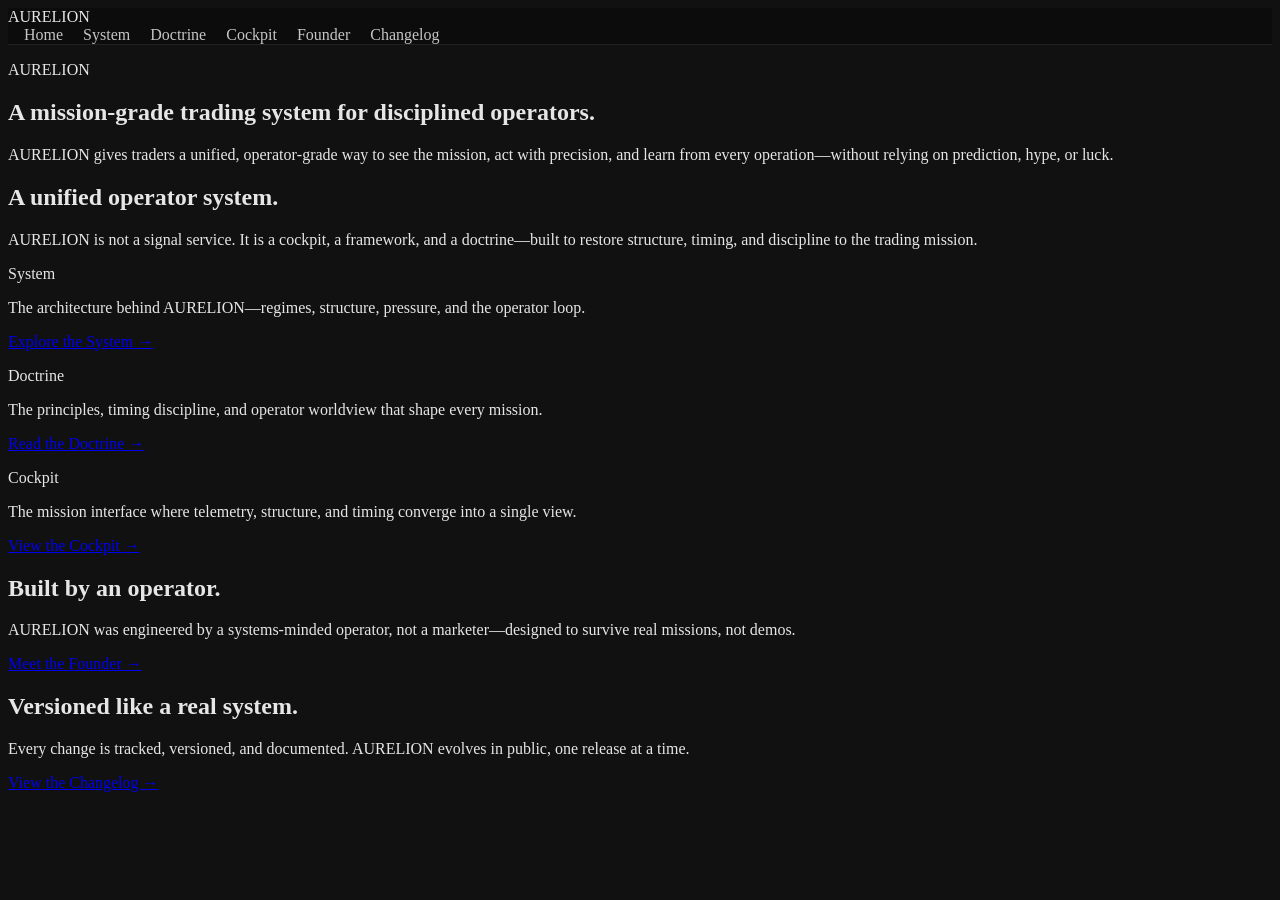
<file: index.html>
<!DOCTYPE html>
<html lang="en">
<head>
    <meta charset="UTF-8">
    <meta name="viewport" content="width=device-width, initial-scale=1.0">
    <title>AURELION — Operator System</title>
    <link rel="stylesheet" href="assets/css/theme.css">
</head>

<body>

<header class="nav">
  <div class="logo">AURELION</div>
  <nav>
    <a href="/">Home</a>
    <a href="/system/">System</a>
    <a href="/doctrine/">Doctrine</a>
    <a href="/cockpit/">Cockpit</a>
    <a href="/founder/">Founder</a>
    <a href="/changelog/">Changelog</a>
  </nav>
</header>

<main>
  <!-- HERO -->
  <section class="section system-hero-block">
    <div class="system-hero-content">
      <p class="eyebrow">AURELION</p>
      <h1 class="h1">A mission‑grade trading system for disciplined operators.</h1>
      <p class="lead">
        AURELION gives traders a unified, operator‑grade way to see the mission, act with precision, and learn from
        every operation—without relying on prediction, hype, or luck.
      </p>
    </div>
  </section>

  <!-- THREE PILLARS -->
  <section class="section max-width">
    <div class="desktop-only">
      <h2 class="h2">A unified operator system.</h2>
      <p class="body">
        AURELION is not a signal service. It is a cockpit, a framework, and a doctrine—built to restore structure,
        timing, and discipline to the trading mission.
      </p>
    </div>

    <div class="grid-3">
      <div>
        <p class="eyebrow">System</p>
        <p class="body">
          The architecture behind AURELION—regimes, structure, pressure, and the operator loop.
        </p>
        <p class="body"><a href="/system/">Explore the System →</a></p>
      </div>
      <div>
        <p class="eyebrow">Doctrine</p>
        <p class="body">
          The principles, timing discipline, and operator worldview that shape every mission.
        </p>
        <p class="body"><a href="/doctrine/">Read the Doctrine →</a></p>
      </div>
      <div>
        <p class="eyebrow">Cockpit</p>
        <p class="body">
          The mission interface where telemetry, structure, and timing converge into a single view.
        </p>
        <p class="body"><a href="/cockpit/">View the Cockpit →</a></p>
      </div>
    </div>
  </section>

  <!-- FOUNDER + CHANGELOG TEASER -->
  <section class="section max-width">
    <div class="grid-2">
      <div>
        <h2 class="h2">Built by an operator.</h2>
        <p class="body">
          AURELION was engineered by a systems‑minded operator, not a marketer—designed to survive real missions, not
          demos.
        </p>
        <p class="body"><a href="/founder/">Meet the Founder →</a></p>
      </div>
      <div>
        <h2 class="h2">Versioned like a real system.</h2>
        <p class="body">
          Every change is tracked, versioned, and documented. AURELION evolves in public, one release at a time.
        </p>
        <p class="body"><a href="/changelog/">View the Changelog →</a></p>
      </div>
    </div>
  </section>
</main>

</body>
</html>
</file>
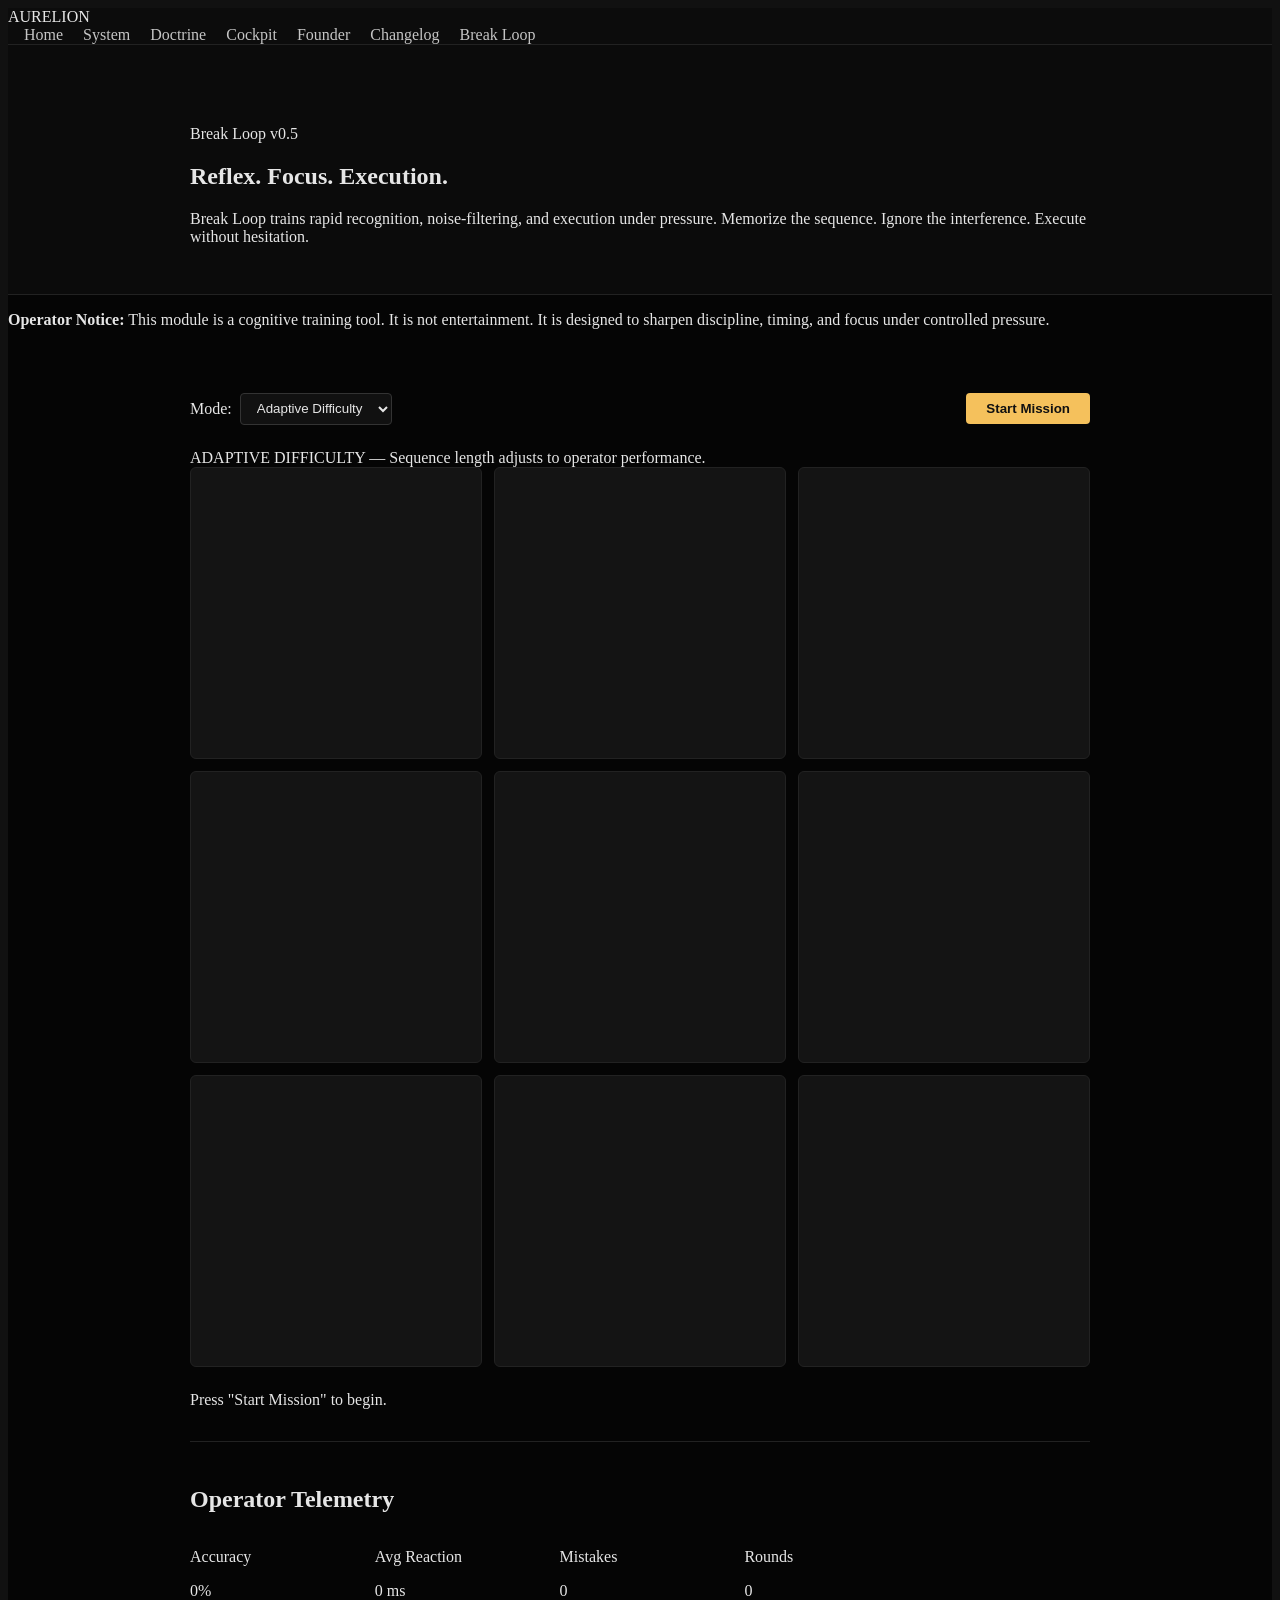
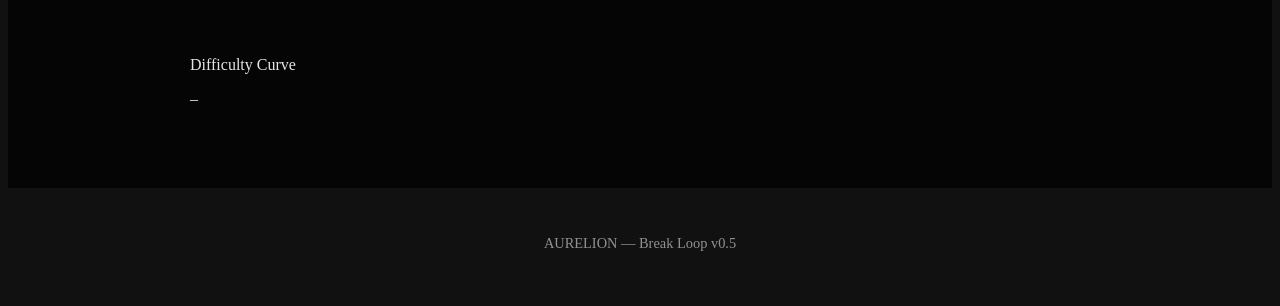
<file: break-loop/index.html>
<!DOCTYPE html>
<html lang="en">
<head>
  <meta charset="UTF-8" />
  <meta name="viewport" content="width=device-width, initial-scale=1.0" />
  <title>AURELION — Break Loop v0.5</title>
  <link rel="stylesheet" href="../assets/css/theme.css" />
  <link rel="stylesheet" href="styles.css" />
</head>
<body>
  <header class="nav">
    <div class="logo">AURELION</div>
    <nav>
      <a href="/">Home</a>
      <a href="/system/">System</a>
      <a href="/doctrine/">Doctrine</a>
      <a href="/cockpit/">Cockpit</a>
      <a href="/founder/">Founder</a>
      <a href="/changelog/">Changelog</a>
      <a href="/break-loop/">Break Loop</a>
    </nav>
  </header>

  <main class="bl-main">
    <section class="section bl-hero">
      <div class="bl-hero-content">
        <p class="eyebrow">Break Loop v0.5</p>
	<h1 class="h1">Reflex. Focus. Execution.</h1>
	<p class="lead">
	  Break Loop trains rapid recognition, noise‑filtering, and execution under pressure. Memorize the sequence. Ignore the
  	  interference. Execute without hesitation.
	</p>

      </div>
    </section>

<div class="operator-warning">
  <p class="body">
    <strong>Operator Notice:</strong> This module is a cognitive training tool. It is not entertainment. It is designed
    to sharpen discipline, timing, and focus under controlled pressure.
  </p>
</div>

    <section class="section bl-container">
      <div class="bl-top-bar">
        <div class="bl-mode-select">
          <label for="modeSelect" class="body">Mode:</label>
          <select id="modeSelect" class="bl-select">
            <option value="adaptive">Adaptive Difficulty</option>
            <option value="reverse">Reverse Order</option>
            <option value="interference">Interference</option>
            <option value="timepressure">Time Pressure</option>
          </select>
        </div>
        <button id="startBtn" class="bl-btn">Start Mission</button>
      </div>

      <div id="modeBanner" class="Observe the sequence. Filter the noise. Execute with precision.
	"></div>

      <div class="bl-grid" id="grid">
        <!-- 3x3 grid cells -->
        <div class="bl-cell" data-index="0"></div>
        <div class="bl-cell" data-index="1"></div>
        <div class="bl-cell" data-index="2"></div>
        <div class="bl-cell" data-index="3"></div>
        <div class="bl-cell" data-index="4"></div>
        <div class="bl-cell" data-index="5"></div>
        <div class="bl-cell" data-index="6"></div>
        <div class="bl-cell" data-index="7"></div>
        <div class="bl-cell" data-index="8"></div>
      </div>

      <div id="timeBarContainer" class="bl-timebar-container hidden">
        <div id="timeBar" class="bl-timebar"></div>
      </div>

      <div class="bl-status">
        <p class="body" id="statusText">Press "Start Mission" to begin.</p>
      </div>

      <div class="bl-telemetry">
        <h2 class="h2">Operator Telemetry</h2>
        <div class="bl-telemetry-grid">
          <div>
            <p class="eyebrow">Accuracy</p>
            <p class="body" id="telemetryAccuracy">0%</p>
          </div>
          <div>
            <p class="eyebrow">Avg Reaction</p>
            <p class="body" id="telemetryAvgReaction">0 ms</p>
          </div>
          <div>
            <p class="eyebrow">Mistakes</p>
            <p class="body" id="telemetryMistakes">0</p>
          </div>
          <div>
            <p class="eyebrow">Rounds</p>
            <p class="body" id="telemetryRounds">0</p>
          </div>
          <div class="bl-curve">
            <p class="eyebrow">Difficulty Curve</p>
            <p class="body" id="telemetryCurve">–</p>
          </div>
        </div>
      </div>
    </section>
  </main>

  <footer>
    <p>AURELION — Break Loop v0.5</p>
  </footer>

  <script src="game.js"></script>
</body>
</html>
</file>
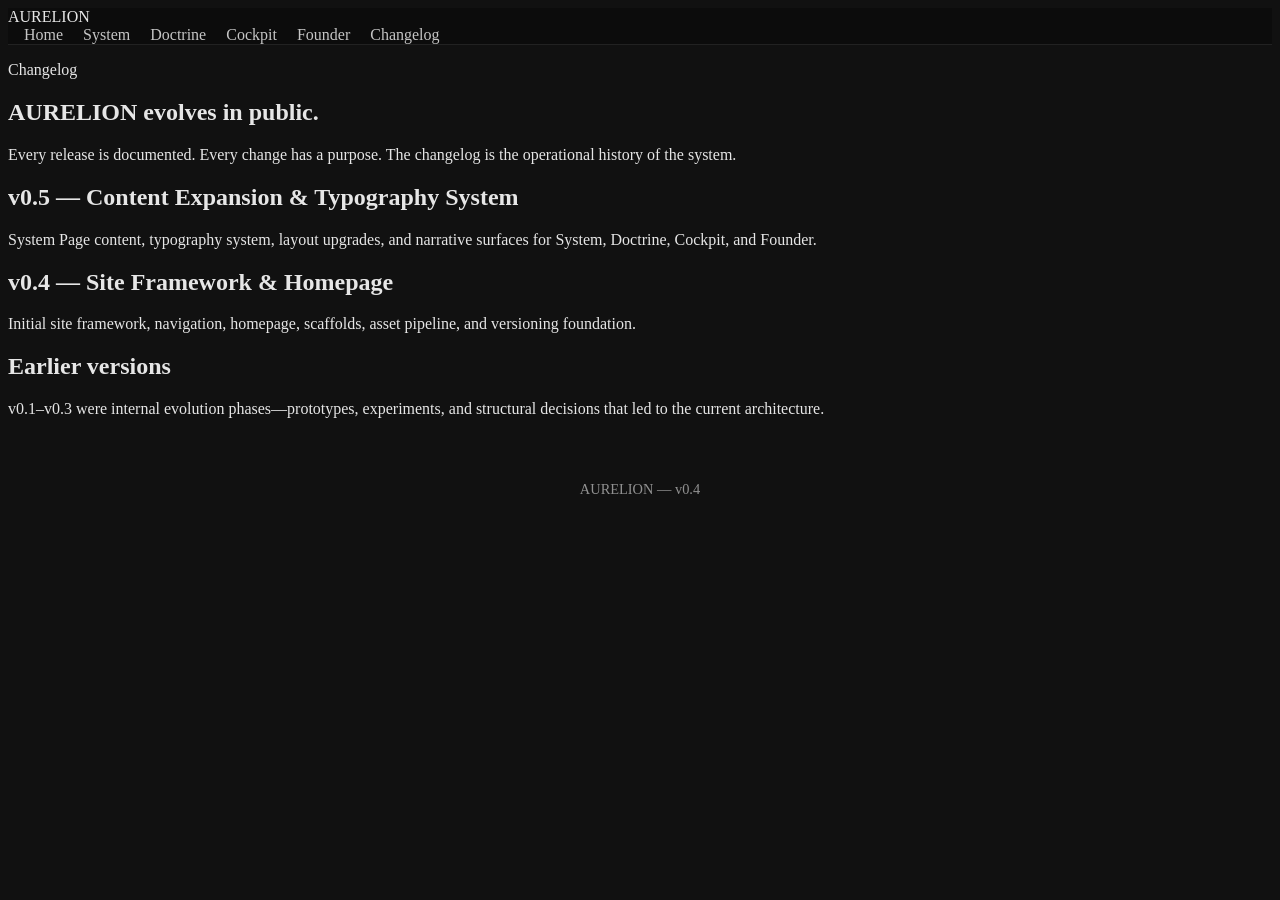
<file: changelog/index.html>
<!DOCTYPE html>
<html lang="en">
<head>
    <meta charset="UTF-8">
    <meta name="viewport" content="width=device-width, initial-scale=1.0">
    <title>AURELION — [PAGE NAME]</title>
    <link rel="stylesheet" href="../assets/css/theme.css">
</head>

<body>

    <header class="nav">
        <div class="logo">AURELION</div>
        <nav>
            <a href="/">Home</a>
            <a href="/system/">System</a>
            <a href="/doctrine/">Doctrine</a>
            <a href="/cockpit/">Cockpit</a>
            <a href="/founder/">Founder</a>
            <a href="/changelog/">Changelog</a>
        </nav>
    </header>

<section class="section system-hero-block">
  <div class="system-hero-content">
    <p class="eyebrow">Changelog</p>
    <h1 class="h1">AURELION evolves in public.</h1>
    <p class="lead">
      Every release is documented. Every change has a purpose. The changelog is the operational history of the system.
    </p>
  </div>
</section>

<section class="section max-width">
  <h2 class="h2">v0.5 — Content Expansion &amp; Typography System</h2>
  <p class="body">
    System Page content, typography system, layout upgrades, and narrative surfaces for System, Doctrine, Cockpit, and
    Founder.
  </p>
</section>

<section class="section max-width">
  <h2 class="h2">v0.4 — Site Framework &amp; Homepage</h2>
  <p class="body">
    Initial site framework, navigation, homepage, scaffolds, asset pipeline, and versioning foundation.
  </p>
</section>

<section class="section max-width">
  <h2 class="h2">Earlier versions</h2>
  <p class="body">
    v0.1–v0.3 were internal evolution phases—prototypes, experiments, and structural decisions that led to the current
    architecture.
  </p>
</section>

    <footer>
        <p>AURELION — v0.4</p>
    </footer>

</body>
</html>
</file>
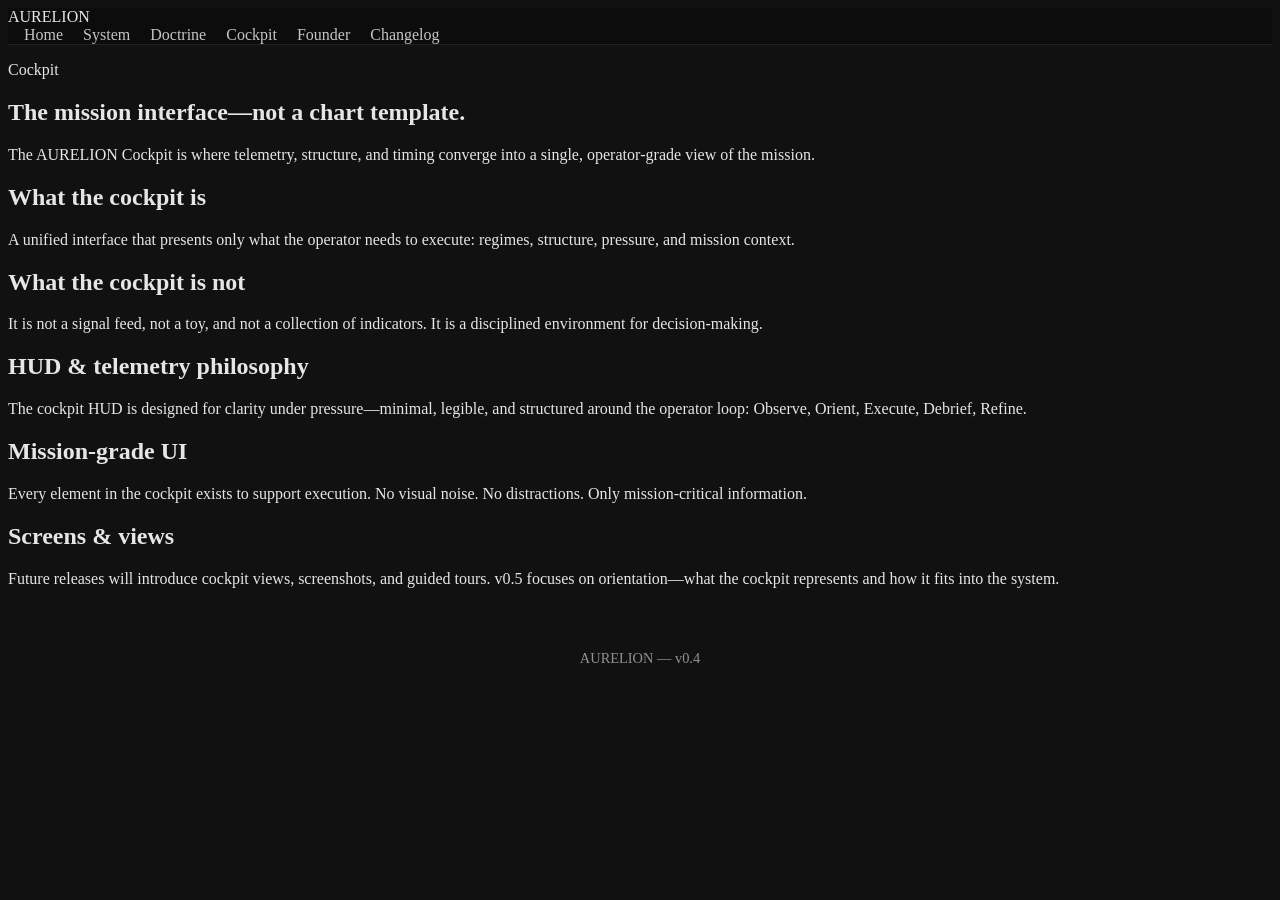
<file: cockpit/index.html>
<!DOCTYPE html>
<html lang="en">
<head>
    <meta charset="UTF-8">
    <meta name="viewport" content="width=device-width, initial-scale=1.0">
    <title>AURELION — [PAGE NAME]</title>
    <link rel="stylesheet" href="../assets/css/theme.css">
</head>

<body>

    <header class="nav">
        <div class="logo">AURELION</div>
        <nav>
            <a href="/">Home</a>
            <a href="/system/">System</a>
            <a href="/doctrine/">Doctrine</a>
            <a href="/cockpit/">Cockpit</a>
            <a href="/founder/">Founder</a>
            <a href="/changelog/">Changelog</a>
        </nav>
    </header>

<section class="section system-hero-block">
  <div class="system-hero-content">
    <p class="eyebrow">Cockpit</p>
    <h1 class="h1">The mission interface—not a chart template.</h1>
    <p class="lead">
      The AURELION Cockpit is where telemetry, structure, and timing converge into a single, operator‑grade view of the
      mission.
    </p>
  </div>
</section>

<section class="section max-width">
  <h2 class="h2">What the cockpit is</h2>
  <p class="body">
    A unified interface that presents only what the operator needs to execute: regimes, structure, pressure, and
    mission context.
  </p>
</section>

<section class="section max-width">
  <h2 class="h2">What the cockpit is not</h2>
  <p class="body">
    It is not a signal feed, not a toy, and not a collection of indicators. It is a disciplined environment for
    decision‑making.
  </p>
</section>

<section class="section max-width">
  <h2 class="h2">HUD &amp; telemetry philosophy</h2>
  <p class="body">
    The cockpit HUD is designed for clarity under pressure—minimal, legible, and structured around the operator loop:
    Observe, Orient, Execute, Debrief, Refine.
  </p>
</section>

<section class="section max-width">
  <h2 class="h2">Mission‑grade UI</h2>
  <p class="body">
    Every element in the cockpit exists to support execution. No visual noise. No distractions. Only mission‑critical
    information.
  </p>
</section>

<section class="section max-width">
  <h2 class="h2">Screens &amp; views</h2>
  <p class="body">
    Future releases will introduce cockpit views, screenshots, and guided tours. v0.5 focuses on orientation—what the
    cockpit represents and how it fits into the system.
  </p>
</section>

    <footer>
        <p>AURELION — v0.4</p>
    </footer>

</body>
</html>
</file>
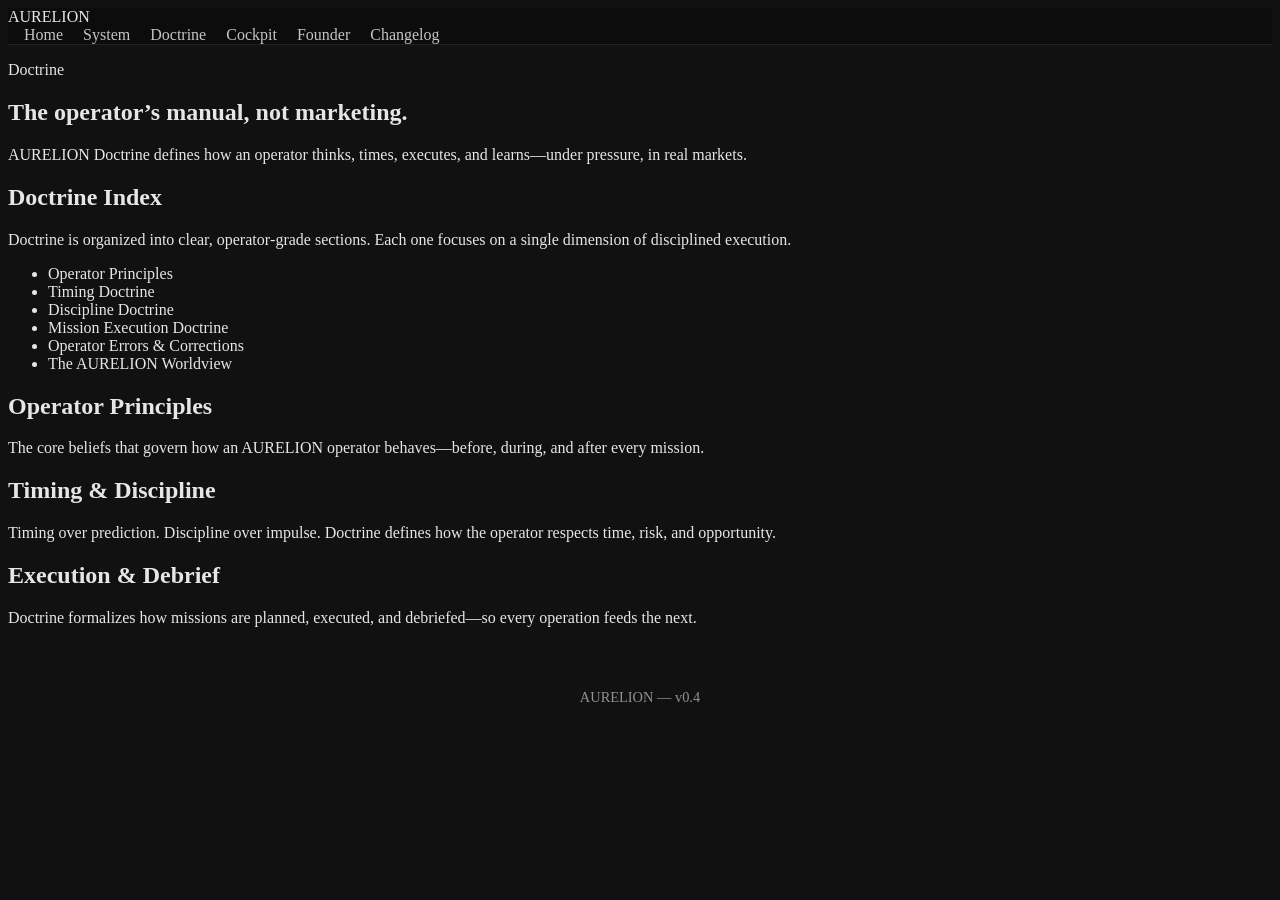
<file: doctrine/index.html>
<!DOCTYPE html>
<html lang="en">
<head>
    <meta charset="UTF-8">
    <meta name="viewport" content="width=device-width, initial-scale=1.0">
    <title>AURELION — [PAGE NAME]</title>
    <link rel="stylesheet" href="../assets/css/theme.css">
</head>

<body>

    <header class="nav">
        <div class="logo">AURELION</div>
        <nav>
            <a href="/">Home</a>
            <a href="/system/">System</a>
            <a href="/doctrine/">Doctrine</a>
            <a href="/cockpit/">Cockpit</a>
            <a href="/founder/">Founder</a>
            <a href="/changelog/">Changelog</a>
        </nav>
    </header>

<section class="section system-hero-block">
  <div class="system-hero-content">
    <p class="eyebrow">Doctrine</p>
    <h1 class="h1">The operator’s manual, not marketing.</h1>
    <p class="lead">
      AURELION Doctrine defines how an operator thinks, times, executes, and learns—under pressure, in real markets.
    </p>
  </div>
</section>

<section class="section max-width">
  <h2 class="h2">Doctrine Index</h2>
  <p class="body">
    Doctrine is organized into clear, operator‑grade sections. Each one focuses on a single dimension of disciplined
    execution.
  </p>
  <ul class="bullet-list">
    <li>Operator Principles</li>
    <li>Timing Doctrine</li>
    <li>Discipline Doctrine</li>
    <li>Mission Execution Doctrine</li>
    <li>Operator Errors &amp; Corrections</li>
    <li>The AURELION Worldview</li>
  </ul>
</section>

<section class="section max-width">
  <h2 class="h2">Operator Principles</h2>
  <p class="body">
    The core beliefs that govern how an AURELION operator behaves—before, during, and after every mission.
  </p>
</section>

<section class="section max-width">
  <h2 class="h2">Timing &amp; Discipline</h2>
  <p class="body">
    Timing over prediction. Discipline over impulse. Doctrine defines how the operator respects time, risk, and
    opportunity.
  </p>
</section>

<section class="section max-width">
  <h2 class="h2">Execution &amp; Debrief</h2>
  <p class="body">
    Doctrine formalizes how missions are planned, executed, and debriefed—so every operation feeds the next.
  </p>
</section>


    <footer>
        <p>AURELION — v0.4</p>
    </footer>

</body>
</html>
</file>
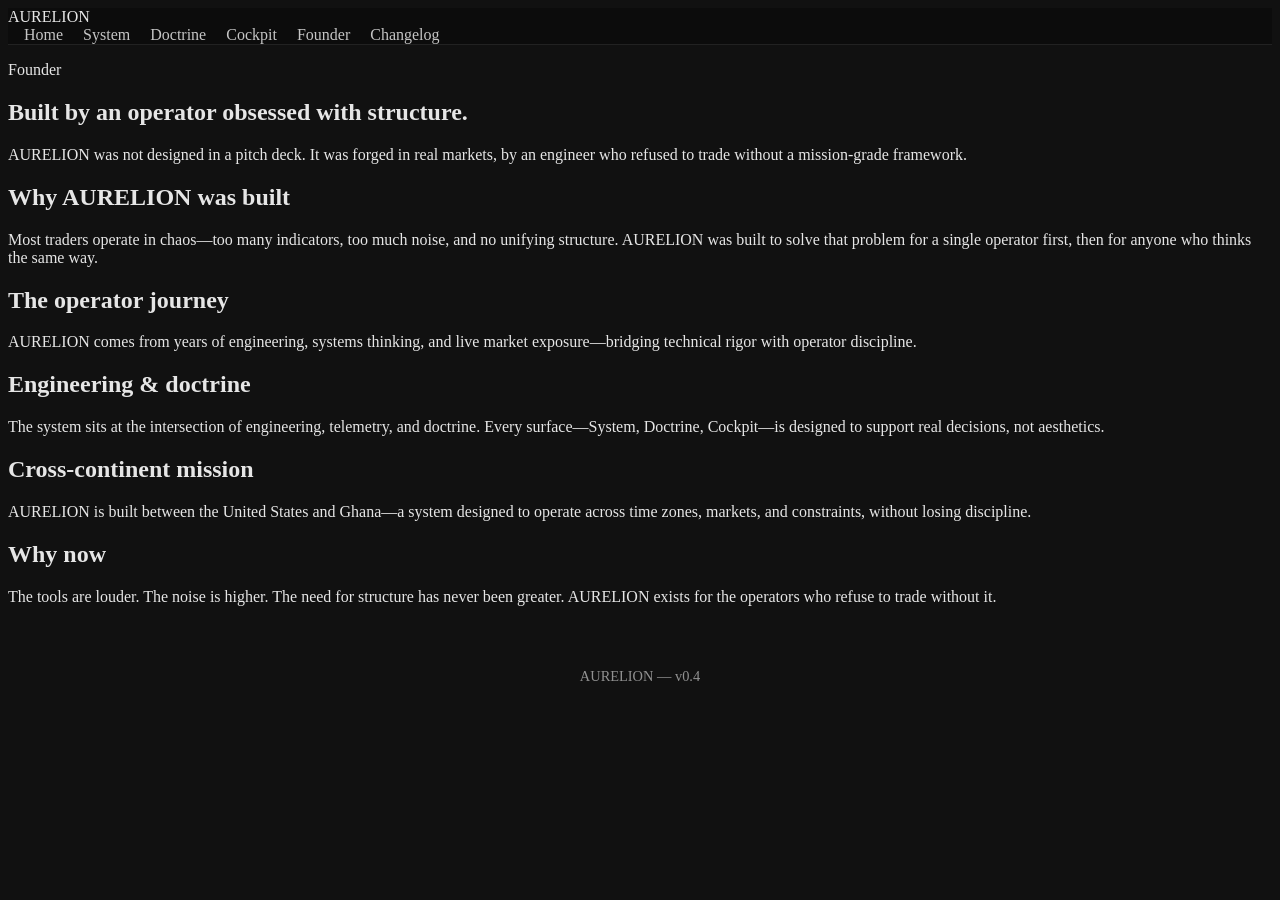
<file: founder/index.html>
<!DOCTYPE html>
<html lang="en">
<head>
    <meta charset="UTF-8">
    <meta name="viewport" content="width=device-width, initial-scale=1.0">
    <title>AURELION — [PAGE NAME]</title>
    <link rel="stylesheet" href="../assets/css/theme.css">
</head>

<body>

    <header class="nav">
        <div class="logo">AURELION</div>
        <nav>
            <a href="/">Home</a>
            <a href="/system/">System</a>
            <a href="/doctrine/">Doctrine</a>
            <a href="/cockpit/">Cockpit</a>
            <a href="/founder/">Founder</a>
            <a href="/changelog/">Changelog</a>
        </nav>
    </header>

<section class="section system-hero-block">
  <div class="system-hero-content">
    <p class="eyebrow">Founder</p>
    <h1 class="h1">Built by an operator obsessed with structure.</h1>
    <p class="lead">
      AURELION was not designed in a pitch deck. It was forged in real markets, by an engineer who refused to trade
      without a mission‑grade framework.
    </p>
  </div>
</section>

<section class="section max-width">
  <h2 class="h2">Why AURELION was built</h2>
  <p class="body">
    Most traders operate in chaos—too many indicators, too much noise, and no unifying structure. AURELION was built to
    solve that problem for a single operator first, then for anyone who thinks the same way.
  </p>
</section>

<section class="section max-width">
  <h2 class="h2">The operator journey</h2>
  <p class="body">
    AURELION comes from years of engineering, systems thinking, and live market exposure—bridging technical rigor with
    operator discipline.
  </p>
</section>

<section class="section max-width">
  <h2 class="h2">Engineering &amp; doctrine</h2>
  <p class="body">
    The system sits at the intersection of engineering, telemetry, and doctrine. Every surface—System, Doctrine,
    Cockpit—is designed to support real decisions, not aesthetics.
  </p>
</section>

<section class="section max-width">
  <h2 class="h2">Cross‑continent mission</h2>
  <p class="body">
    AURELION is built between the United States and Ghana—a system designed to operate across time zones, markets, and
    constraints, without losing discipline.
  </p>
</section>

<section class="section max-width">
  <h2 class="h2">Why now</h2>
  <p class="body">
    The tools are louder. The noise is higher. The need for structure has never been greater. AURELION exists for the
    operators who refuse to trade without it.
  </p>
</section>

    <footer>
        <p>AURELION — v0.4</p>
    </footer>

</body>
</html>
</file>
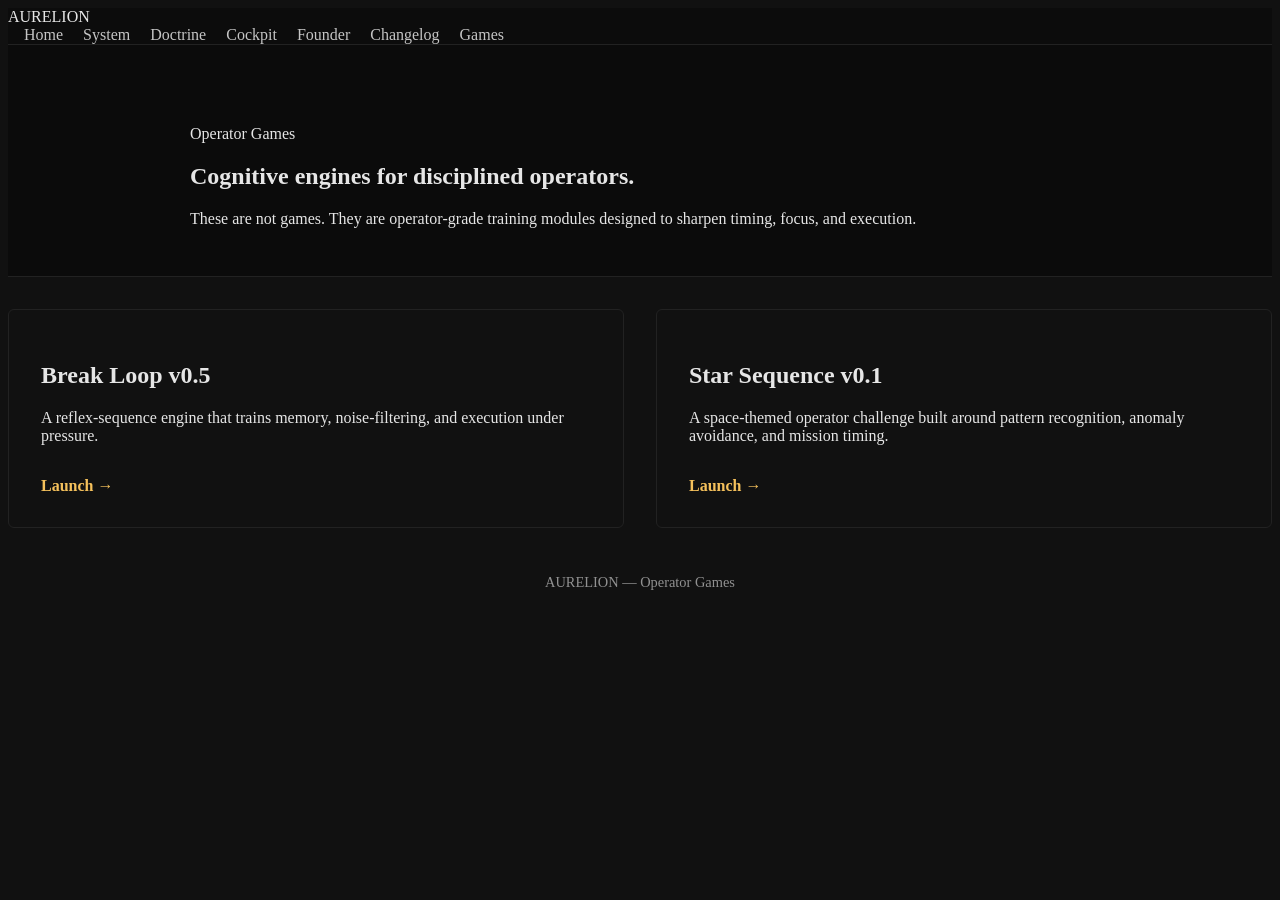
<file: games/index.html>
<!DOCTYPE html>
<html lang="en">
<head>
  <meta charset="UTF-8" />
  <meta name="viewport" content="width=device-width, initial-scale=1.0" />
  <title>AURELION — Operator Games</title>
  <link rel="stylesheet" href="../assets/css/theme.css" />
  <link rel="stylesheet" href="styles.css" />
</head>

<body>

<header class="nav">
  <div class="logo">AURELION</div>
  <nav>
    <a href="/">Home</a>
    <a href="/system/">System</a>
    <a href="/doctrine/">Doctrine</a>
    <a href="/cockpit/">Cockpit</a>
    <a href="/founder/">Founder</a>
    <a href="/changelog/">Changelog</a>
    <a href="/games/">Games</a>
  </nav>
</header>

<section class="section games-hero">
  <div class="games-hero-content">
    <p class="eyebrow">Operator Games</p>
    <h1 class="h1">Cognitive engines for disciplined operators.</h1>
    <p class="lead">
      These are not games. They are operator‑grade training modules designed to sharpen timing, focus, and execution.
    </p>
  </div>
</section>

<section class="section max-width">
  <div class="games-grid">
    <div class="game-card">
      <h2 class="h2">Break Loop v0.5</h2>
      <p class="body">
        A reflex‑sequence engine that trains memory, noise‑filtering, and execution under pressure.
      </p>
      <a class="game-link" href="/break-loop/">Launch →</a>
    </div>

    <div class="game-card">
      <h2 class="h2">Star Sequence v0.1</h2>
      <p class="body">
        A space‑themed operator challenge built around pattern recognition, anomaly avoidance, and mission timing.
      </p>
      <a class="game-link" href="/star-sequence/">Launch →</a>
    </div>
  </div>
</section>

<footer>
  <p>AURELION — Operator Games</p>
</footer>

</body>
</html>
</file>
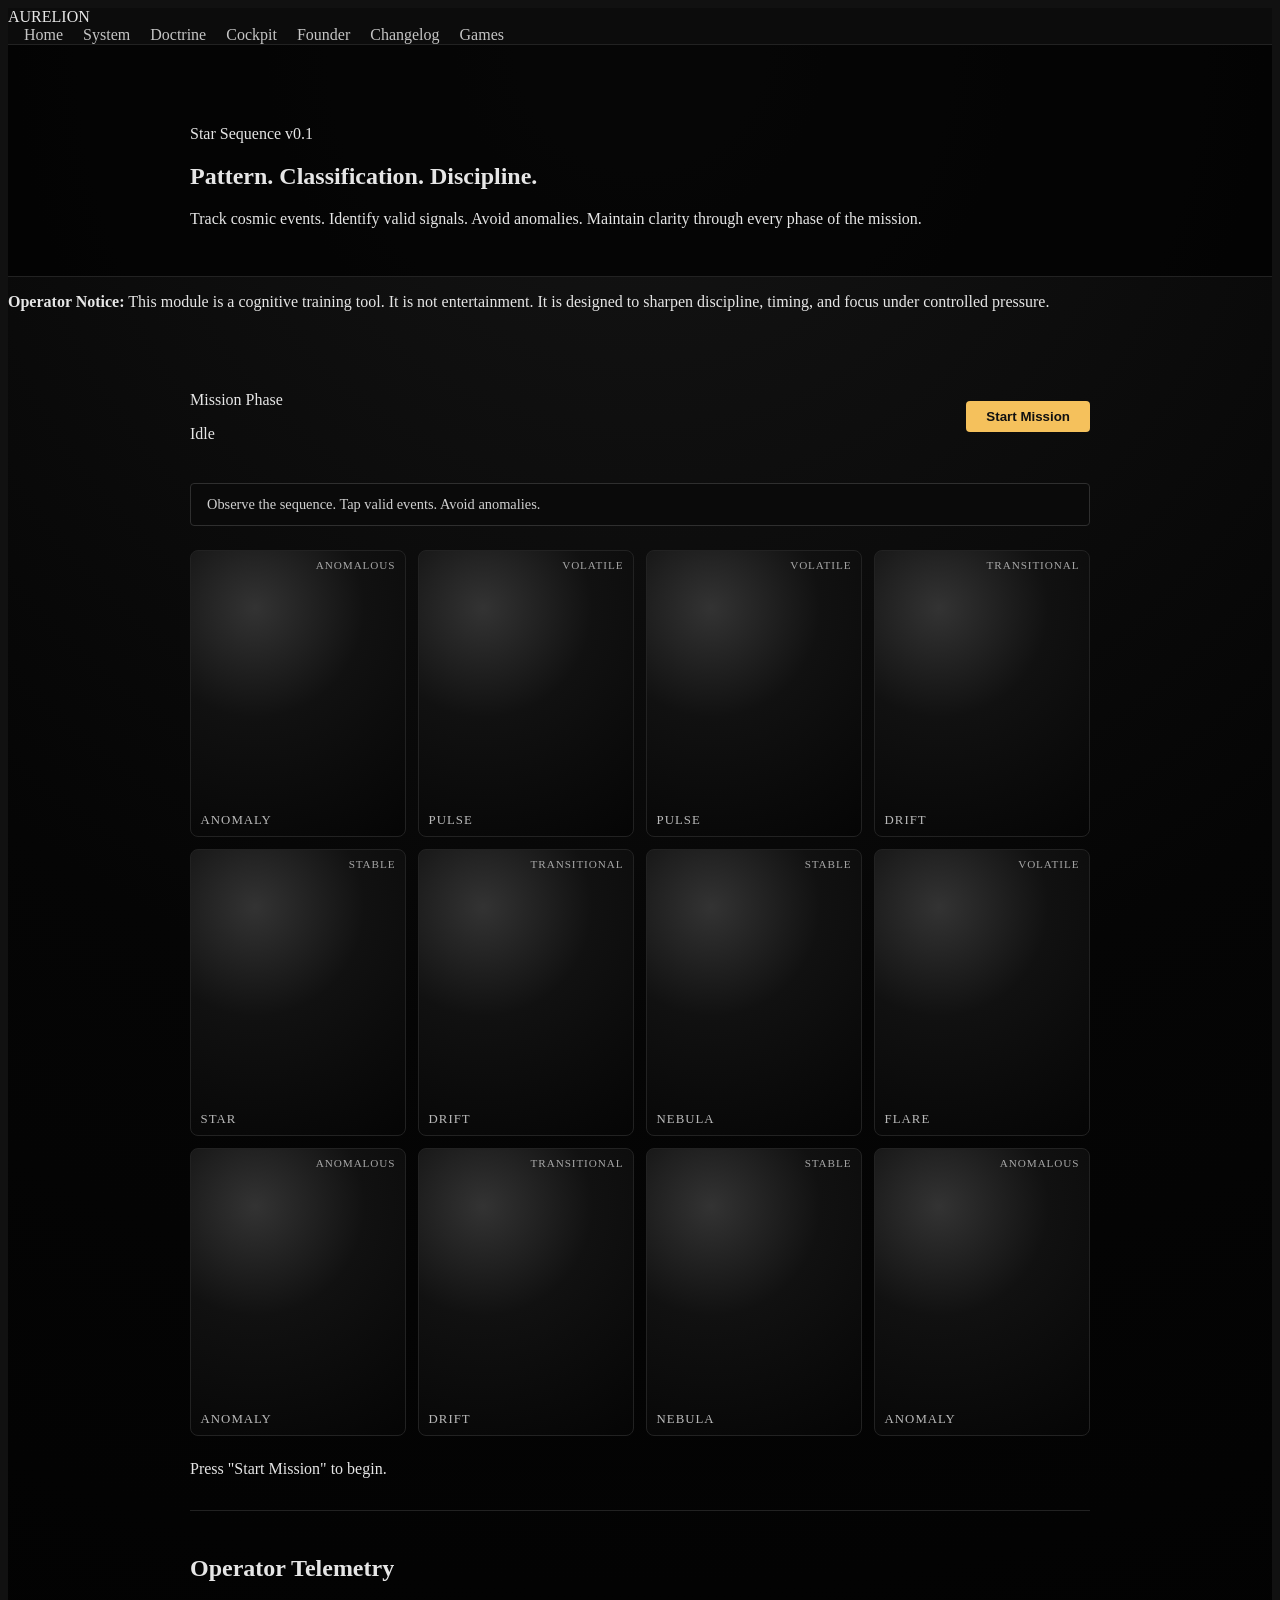
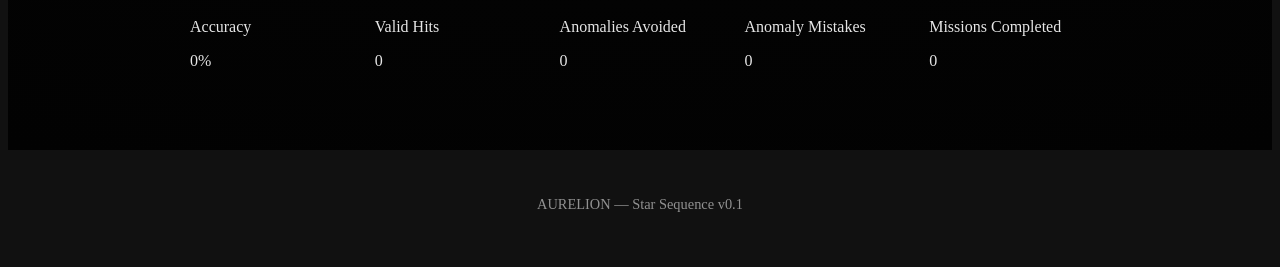
<file: star-sequence/index.html>
<!DOCTYPE html>
<html lang="en">
<head>
  <meta charset="UTF-8" />
  <meta name="viewport" content="width=device-width, initial-scale=1.0" />
  <title>AURELION — Star Sequence v0.1</title>
  <link rel="stylesheet" href="../assets/css/theme.css" />
  <link rel="stylesheet" href="styles.css" />
</head>
<body>
  <header class="nav">
    <div class="logo">AURELION</div>
    <nav>
      <a href="/">Home</a>
      <a href="/system/">System</a>
      <a href="/doctrine/">Doctrine</a>
      <a href="/cockpit/">Cockpit</a>
      <a href="/founder/">Founder</a>
      <a href="/changelog/">Changelog</a>
      <a href="/games/">Games</a>
    </nav>
  </header>

  <main class="ss-main">
    <section class="section ss-hero">
      <div class="ss-hero-content">
        <p class="eyebrow">Star Sequence v0.1</p>
	<h1 class="h1">Pattern. Classification. Discipline.</h1>
	<p class="lead">
  	  Track cosmic events. Identify valid signals. Avoid anomalies. Maintain clarity through every phase of the mission.
	</p>
      </div>
    </section>

<div class="operator-warning">
  <p class="body">
    <strong>Operator Notice:</strong> This module is a cognitive training tool. It is not entertainment. It is designed
    to sharpen discipline, timing, and focus under controlled pressure.
  </p>
</div>

    <section class="section ss-container">
      <div class="ss-top-bar">
        <div class="ss-phase">
          <p class="eyebrow">Mission Phase</p>
          <p class="body" id="phaseLabel">Idle</p>
        </div>
        <button id="startBtn" class="ss-btn">Start Mission</button>
      </div>

      <div id="modeBanner" class="ss-banner">
        Observe the sequence. Tap valid events. Avoid anomalies.
      </div>

      <div class="ss-grid" id="cardGrid">
        <!-- 3x4 grid of cards -->
      </div>

      <div class="ss-status">
        <p class="body" id="statusText">Press "Start Mission" to begin.</p>
      </div>

      <div class="ss-telemetry">
        <h2 class="h2">Operator Telemetry</h2>
        <div class="ss-telemetry-grid">
          <div>
            <p class="eyebrow">Accuracy</p>
            <p class="body" id="telemetryAccuracy">0%</p>
          </div>
          <div>
            <p class="eyebrow">Valid Hits</p>
            <p class="body" id="telemetryHits">0</p>
          </div>
          <div>
            <p class="eyebrow">Anomalies Avoided</p>
            <p class="body" id="telemetryAvoided">0</p>
          </div>
          <div>
            <p class="eyebrow">Anomaly Mistakes</p>
            <p class="body" id="telemetryAnomalyMistakes">0</p>
          </div>
          <div>
            <p class="eyebrow">Missions Completed</p>
            <p class="body" id="telemetryMissions">0</p>
          </div>
        </div>
      </div>
    </section>
  </main>

  <footer>
    <p>AURELION — Star Sequence v0.1</p>
  </footer>

  <script src="game.js"></script>
</body>
</html>
</file>
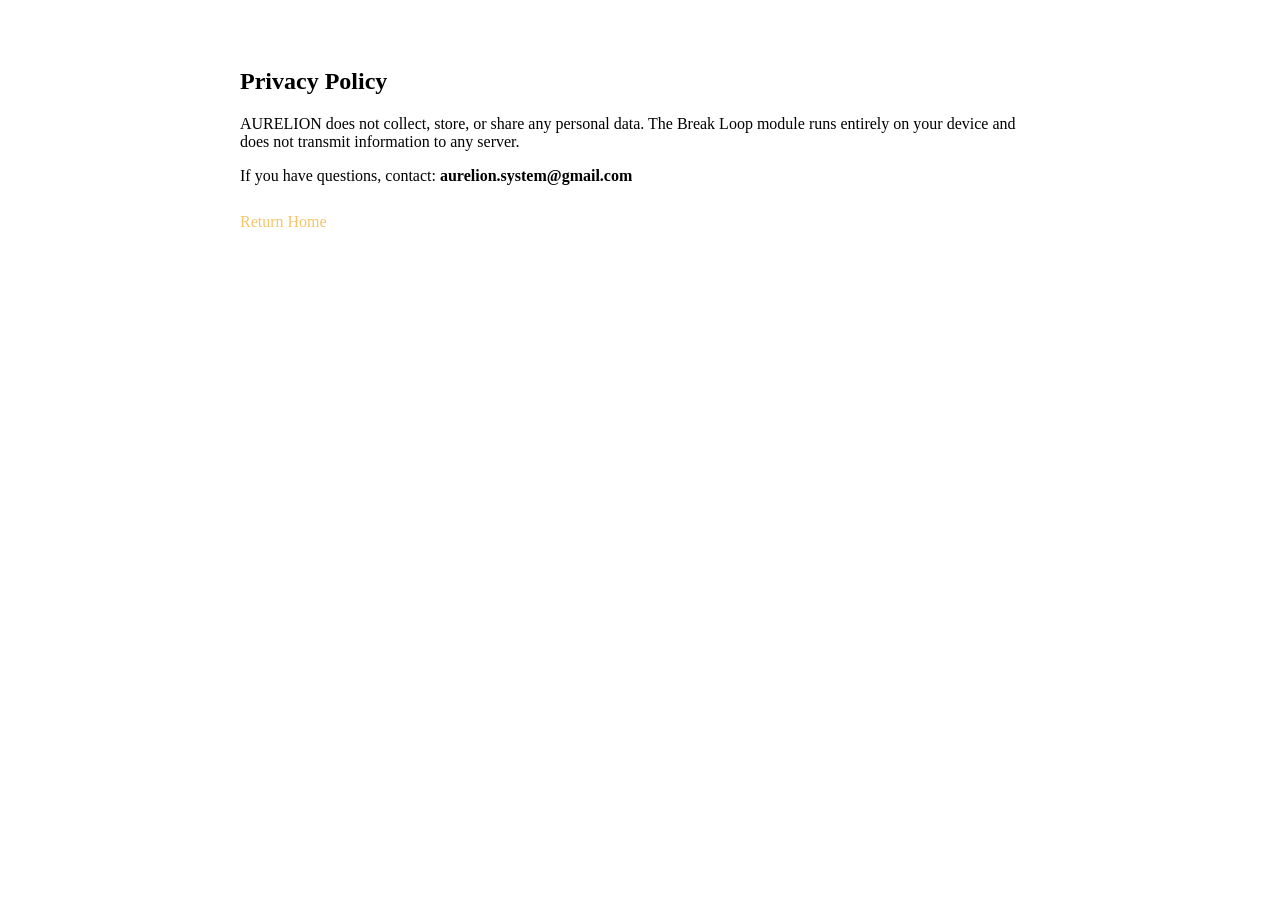
<file: privaccy.html>
<!DOCTYPE html>
<html lang="en">
<head>
    <meta charset="UTF-8">
    <meta name="viewport" content="width=device-width, initial-scale=1.0">
    <title>AURELION Privacy Policy</title>
    <link rel="stylesheet" href="assets/styles.css">
</head>

<body>

<section class="body-section">
    <h2>Privacy Policy</h2>

    <p>AURELION does not collect, store, or share any personal data.  
    The Break Loop module runs entirely on your device and does not transmit information to any server.</p>

    <p>If you have questions, contact:  
    <strong>aurelion.system@gmail.com</strong></p>

    <a href="index.html" class="secondary-button">Return Home</a>
</section>

</body>
</html>
</file>
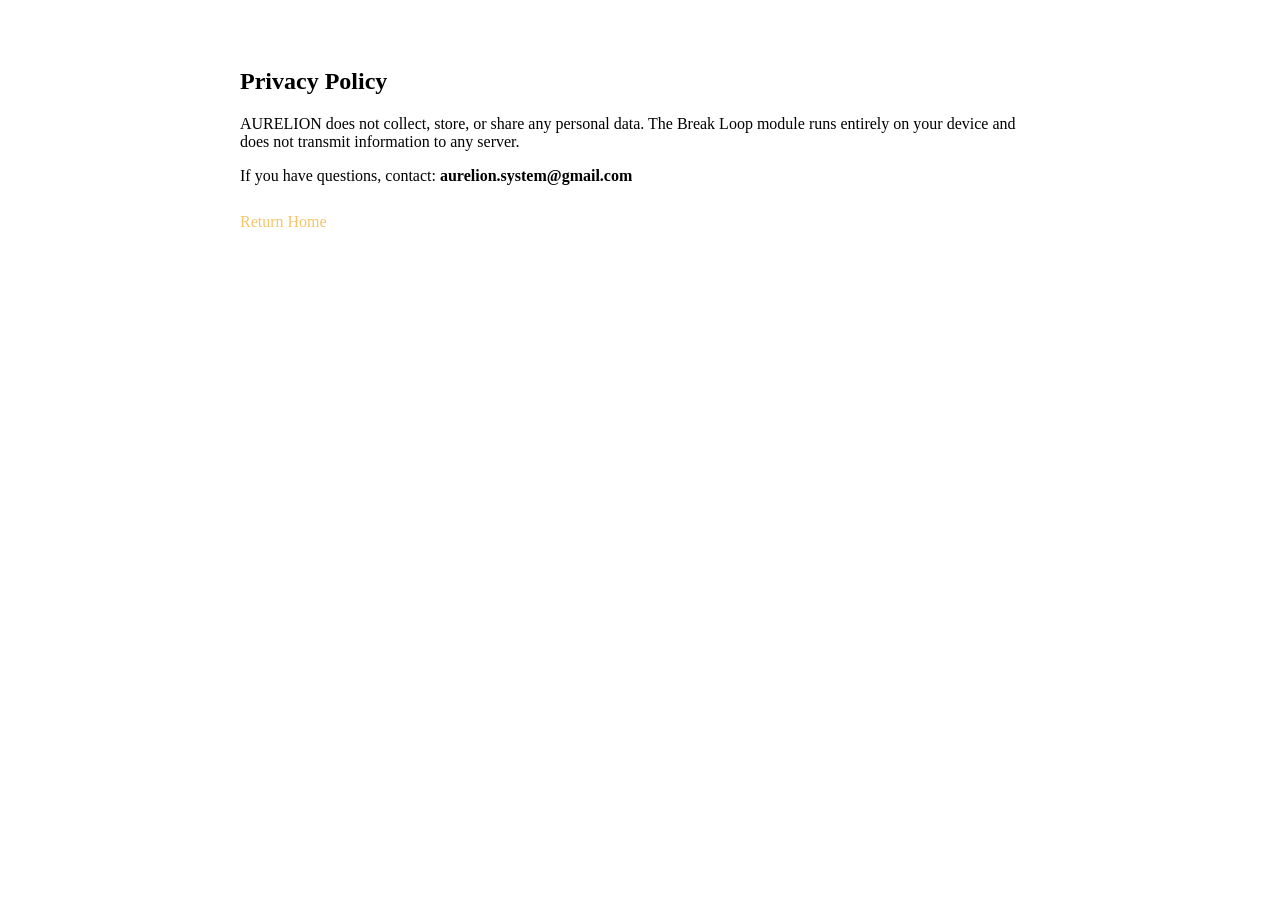
<file: privacy.html>
<!DOCTYPE html>
<html lang="en">
<head>
    <meta charset="UTF-8">
    <meta name="viewport" content="width=device-width, initial-scale=1.0">
    <title>AURELION Privacy Policy</title>
    <link rel="stylesheet" href="assets/styles.css">
</head>

<body>

<section class="body-section">
    <h2>Privacy Policy</h2>

    <p>AURELION does not collect, store, or share any personal data.  
    The Break Loop module runs entirely on your device and does not transmit information to any server.</p>

    <p>If you have questions, contact:  
    <strong>aurelion.system@gmail.com</strong></p>

    <a href="index.html" class="secondary-button">Return Home</a>
</section>

</body>
</html>
</file>
<file: assets/css/theme.css>
/* THEME TOKENS — AURELION v0.5 */

:root {
  --bg-dark: #111;
  --bg-darker: #0c0c0c;
  --bg-light: #d0d0d0;

  --text-light: #e6e6e6;
  --text-dim: #b5b5b5;

  --border-dark: #222;

  --accent: #f5c15c; /* subtle gold accent */
}

/* GLOBAL */
body {
  background: var(--bg-dark);
  color: var(--text-light);
  font-family: var(--font-sans);
}

/* NAV */
.nav {
  background: var(--bg-darker);
  border-bottom: 1px solid var(--border-dark);
}

.nav a {
  color: var(--text-light);
  text-decoration: none;
  margin-left: 1rem;
  opacity: 0.85;
}

.nav a:hover {
  opacity: 1;
}

/* FOOTER */
footer {
  padding: 2rem;
  text-align: center;
  opacity: 0.6;
  font-size: 0.9rem;
}
</file>
<file: break-loop/styles.css>
/* BREAK LOOP v0.5 — styles */

.bl-main {
  min-height: 100vh;
  background: #050505;
}

.bl-hero {
  padding: 4rem 1.5rem 2rem;
  background: #0b0b0b;
  border-bottom: 1px solid #222;
}

.bl-hero-content {
  max-width: 900px;
  margin: 0 auto;
}

.bl-container {
  max-width: 900px;
  margin: 0 auto;
  padding: 3rem 1.5rem 4rem;
}

.bl-top-bar {
  display: flex;
  justify-content: space-between;
  align-items: center;
  gap: 1rem;
  margin-bottom: 1.5rem;
  flex-wrap: wrap;
}

.bl-mode-select {
  display: flex;
  align-items: center;
  gap: 0.5rem;
}

.bl-select {
  background: #111;
  color: #e6e6e6;
  border: 1px solid #333;
  padding: 0.4rem 0.75rem;
  border-radius: 4px;
}

.bl-btn {
  background: #f5c15c;
  color: #111;
  border: none;
  padding: 0.5rem 1.25rem;
  border-radius: 4px;
  font-weight: 600;
  cursor: pointer;
}

.bl-btn:hover {
  filter: brightness(1.05);
}

.bl-banner {
  margin-bottom: 1rem;
  padding: 0.75rem 1rem;
  border-radius: 4px;
  border: 1px solid #444;
  background: #151515;
  font-size: 0.9rem;
  opacity: 0.9;
}

.hidden {
  display: none;
}

/* GRID */

.bl-grid {
  display: grid;
  grid-template-columns: repeat(3, minmax(0, 1fr));
  gap: 0.75rem;
  margin-bottom: 1.5rem;
}

.bl-cell {
  background: #141414;
  border-radius: 6px;
  border: 1px solid #222;
  aspect-ratio: 1 / 1;
  cursor: pointer;
  transition: background 0.12s ease, transform 0.08s ease, box-shadow 0.12s ease;
}

.bl-cell:hover {
  background: #181818;
}

.bl-cell.active {
  background: #f5c15c;
  box-shadow: 0 0 12px rgba(245, 193, 92, 0.6);
  transform: scale(1.03);
}

.bl-cell.wrong {
  background: #7b1f1f;
  box-shadow: 0 0 10px rgba(255, 0, 0, 0.4);
}

/* TIME BAR */

.bl-timebar-container {
  width: 100%;
  height: 6px;
  background: #1a1a1a;
  border-radius: 999px;
  overflow: hidden;
  margin-bottom: 1rem;
}

.bl-timebar {
  height: 100%;
  width: 100%;
  background: #f5c15c;
  transition: width 0.1s linear;
}

/* STATUS */

.bl-status {
  margin-bottom: 2rem;
}

/* TELEMETRY */

.bl-telemetry {
  border-top: 1px solid #222;
  padding-top: 1.5rem;
}

.bl-telemetry-grid {
  display: grid;
  grid-template-columns: repeat(5, minmax(0, 1fr));
  gap: 1.5rem;
}

.bl-curve {
  grid-column: span 2;
}

@media (max-width: 900px) {
  .bl-telemetry-grid {
    grid-template-columns: repeat(2, minmax(0, 1fr));
  }
  .bl-curve {
    grid-column: span 2;
  }
}

@media (max-width: 600px) {
  .bl-top-bar {
    flex-direction: column;
    align-items: flex-start;
  }
}
</file>
<file: games/styles.css>
.games-hero {
  padding: 4rem 1.5rem 2rem;
  background: #0b0b0b;
  border-bottom: 1px solid #222;
}

.games-hero-content {
  max-width: 900px;
  margin: 0 auto;
}

.games-grid {
  display: grid;
  grid-template-columns: repeat(2, minmax(0, 1fr));
  gap: 2rem;
  margin-top: 2rem;
}

.game-card {
  background: #111;
  border: 1px solid #222;
  padding: 2rem;
  border-radius: 6px;
  transition: background 0.2s ease, transform 0.15s ease;
}

.game-card:hover {
  background: #151515;
  transform: translateY(-3px);
}

.game-link {
  display: inline-block;
  margin-top: 1rem;
  color: #f5c15c;
  font-weight: 600;
  text-decoration: none;
}

@media (max-width: 768px) {
  .games-grid {
    grid-template-columns: 1fr;
  }
}

.operator-warning {
  background: #1a1a1a;
  border: 1px solid #333;
  padding: 1rem 1.25rem;
  border-radius: 6px;
  margin-bottom: 2rem;
  opacity: 0.9;
}
</file>
<file: star-sequence/styles.css>
/* STAR SEQUENCE v0.1 — styles */

.ss-main {
  min-height: 100vh;
  background: radial-gradient(circle at top, #151515 0, #050505 55%, #020202 100%);
}

.ss-hero {
  padding: 4rem 1.5rem 2rem;
  background: rgba(0, 0, 0, 0.7);
  border-bottom: 1px solid #222;
}

.ss-hero-content {
  max-width: 900px;
  margin: 0 auto;
}

.ss-container {
  max-width: 900px;
  margin: 0 auto;
  padding: 3rem 1.5rem 4rem;
}

.ss-top-bar {
  display: flex;
  justify-content: space-between;
  align-items: center;
  gap: 1rem;
  flex-wrap: wrap;
  margin-bottom: 1.5rem;
}

.ss-phase {
  min-width: 160px;
}

.ss-btn {
  background: #f5c15c;
  color: #111;
  border: none;
  padding: 0.5rem 1.25rem;
  border-radius: 4px;
  font-weight: 600;
  cursor: pointer;
}

.ss-btn:hover {
  filter: brightness(1.05);
}

.ss-banner {
  margin-bottom: 1.5rem;
  padding: 0.75rem 1rem;
  border-radius: 4px;
  border: 1px solid #333;
  background: rgba(10, 10, 10, 0.9);
  font-size: 0.9rem;
  opacity: 0.9;
}

/* GRID */

.ss-grid {
  display: grid;
  grid-template-columns: repeat(4, minmax(0, 1fr));
  gap: 0.75rem;
  margin-bottom: 1.5rem;
}

.ss-card {
  position: relative;
  background: radial-gradient(circle at 30% 20%, #333 0, #111 40%, #050505 100%);
  border-radius: 8px;
  border: 1px solid #222;
  aspect-ratio: 3 / 4;
  cursor: pointer;
  overflow: hidden;
  transition: transform 0.12s ease, box-shadow 0.12s ease, border-color 0.12s ease;
}

.ss-card:hover {
  transform: translateY(-2px);
  box-shadow: 0 0 12px rgba(255, 255, 255, 0.08);
}

.ss-card-label {
  position: absolute;
  bottom: 0.5rem;
  left: 0.6rem;
  font-size: 0.8rem;
  text-transform: uppercase;
  letter-spacing: 0.08em;
  opacity: 0.8;
}

.ss-card-type {
  position: absolute;
  top: 0.5rem;
  right: 0.6rem;
  font-size: 0.7rem;
  text-transform: uppercase;
  letter-spacing: 0.08em;
  opacity: 0.7;
}

/* STATES */

.ss-card.active {
  border-color: #f5c15c;
  box-shadow: 0 0 16px rgba(245, 193, 92, 0.7);
}

.ss-card.valid-hit {
  border-color: #4caf50;
  box-shadow: 0 0 14px rgba(76, 175, 80, 0.7);
}

.ss-card.mistake {
  border-color: #c62828;
  box-shadow: 0 0 14px rgba(198, 40, 40, 0.7);
}

/* STATUS */

.ss-status {
  margin-bottom: 2rem;
}

/* TELEMETRY */

.ss-telemetry {
  border-top: 1px solid #222;
  padding-top: 1.5rem;
}

.ss-telemetry-grid {
  display: grid;
  grid-template-columns: repeat(5, minmax(0, 1fr));
  gap: 1.5rem;
}

@media (max-width: 900px) {
  .ss-telemetry-grid {
    grid-template-columns: repeat(2, minmax(0, 1fr));
  }
}

@media (max-width: 700px) {
  .ss-grid {
    grid-template-columns: repeat(3, minmax(0, 1fr));
  }
}

@media (max-width: 600px) {
  .ss-top-bar {
    flex-direction: column;
    align-items: flex-start;
  }
}
</file>
<file: assets/styles.css>
<<<<<<< HEAD
/* GLOBAL */
body {
    margin: 0;
    font-family: 'Segoe UI', Inter, sans-serif;
    background: #f7f7f9;
    color: #1a1a1d;
}

/* HERO SECTION */
.hero {
    background: linear-gradient(180deg, #050608, #0d0f14);
    text-align: center;
    padding: 80px 20px;
    color: white;
}

.small-hero {
    padding: 40px 20px;
}

.hero-logo {
    width: 140px;
    margin-bottom: 20px;
}

.hero-logo.small {
    width: 90px;
}

.hero-title {
    font-size: 48px;
    letter-spacing: 2px;
    margin: 0;
}

.hero-title.small {
    font-size: 28px;
}

.hero-subtitle {
    font-size: 18px;
    opacity: 0.8;
}

.hero-subtitle.small {
    font-size: 14px;
}

/* BUTTONS */
.cta-button {
    display: inline-block;
    background: linear-gradient(90deg, #f5c46b, #e8a63b);
    padding: 14px 28px;
    color: black;
    font-weight: bold;
    border-radius: 6px;
    text-decoration: none;
    margin-top: 20px;
}

.secondary-button {
    display: inline-block;
    margin-top: 12px;
    color: #f5c46b;
    text-decoration: none;
}

/* BODY SECTION */
.body-section {
    padding: 40px 20px;
    max-width: 800px;
    margin: auto;
}

.philosophy-list {
    list-style: none;
    padding: 0;
    font-size: 18px;
}

/* GRID GAME */
.grid {
    display: grid;
    grid-template-columns: repeat(3, 100px);
    gap: 10px;
    justify-content: center;
    margin: 20px auto;
}

.grid div {
    width: 100px;
    height: 100px;
    background: #dcdcdc;
    border-radius: 6px;
    transition: 0.2s;
}

.grid div.active-green {
    background: #00c853;
}

.grid div.active-red {
    background: #d50000;
}

/* FOOTER */
footer {
    text-align: center;
    padding: 20px;
    font-size: 14px;
}
=======
/* GLOBAL */
body {
    margin: 0;
    font-family: 'Segoe UI', Inter, sans-serif;
    background: #f7f7f9;
    color: #1a1a1d;
}

/* HERO SECTION */
.hero {
    background: linear-gradient(180deg, #050608, #0d0f14);
    text-align: center;
    padding: 80px 20px;
    color: white;
}

.small-hero {
    padding: 40px 20px;
}

.hero-logo {
    width: 140px;
    margin-bottom: 20px;
}

.hero-logo.small {
    width: 90px;
}

.hero-title {
    font-size: 48px;
    letter-spacing: 2px;
    margin: 0;
}

.hero-title.small {
    font-size: 28px;
}

.hero-subtitle {
    font-size: 18px;
    opacity: 0.8;
}

.hero-subtitle.small {
    font-size: 14px;
}

/* BUTTONS */
.cta-button {
    display: inline-block;
    background: linear-gradient(90deg, #f5c46b, #e8a63b);
    padding: 14px 28px;
    color: black;
    font-weight: bold;
    border-radius: 6px;
    text-decoration: none;
    margin-top: 20px;
}

.secondary-button {
    display: inline-block;
    margin-top: 12px;
    color: #f5c46b;
    text-decoration: none;
}

/* BODY SECTION */
.body-section {
    padding: 40px 20px;
    max-width: 800px;
    margin: auto;
}

.philosophy-list {
    list-style: none;
    padding: 0;
    font-size: 18px;
}

/* GRID GAME */
.grid {
    display: grid;
    grid-template-columns: repeat(3, 100px);
    gap: 10px;
    justify-content: center;
    margin: 20px auto;
}

.grid div {
    width: 100px;
    height: 100px;
    background: #dcdcdc;
    border-radius: 6px;
    transition: 0.2s;
}

.grid div.active-green {
    background: #00c853;
}

.grid div.active-red {
    background: #d50000;
}

/* FOOTER */
footer {
    text-align: center;
    padding: 20px;
    font-size: 14px;
}
>>>>>>> 657e601f54a5a8cefaf4845f552c42c1b34b711d
</file>
